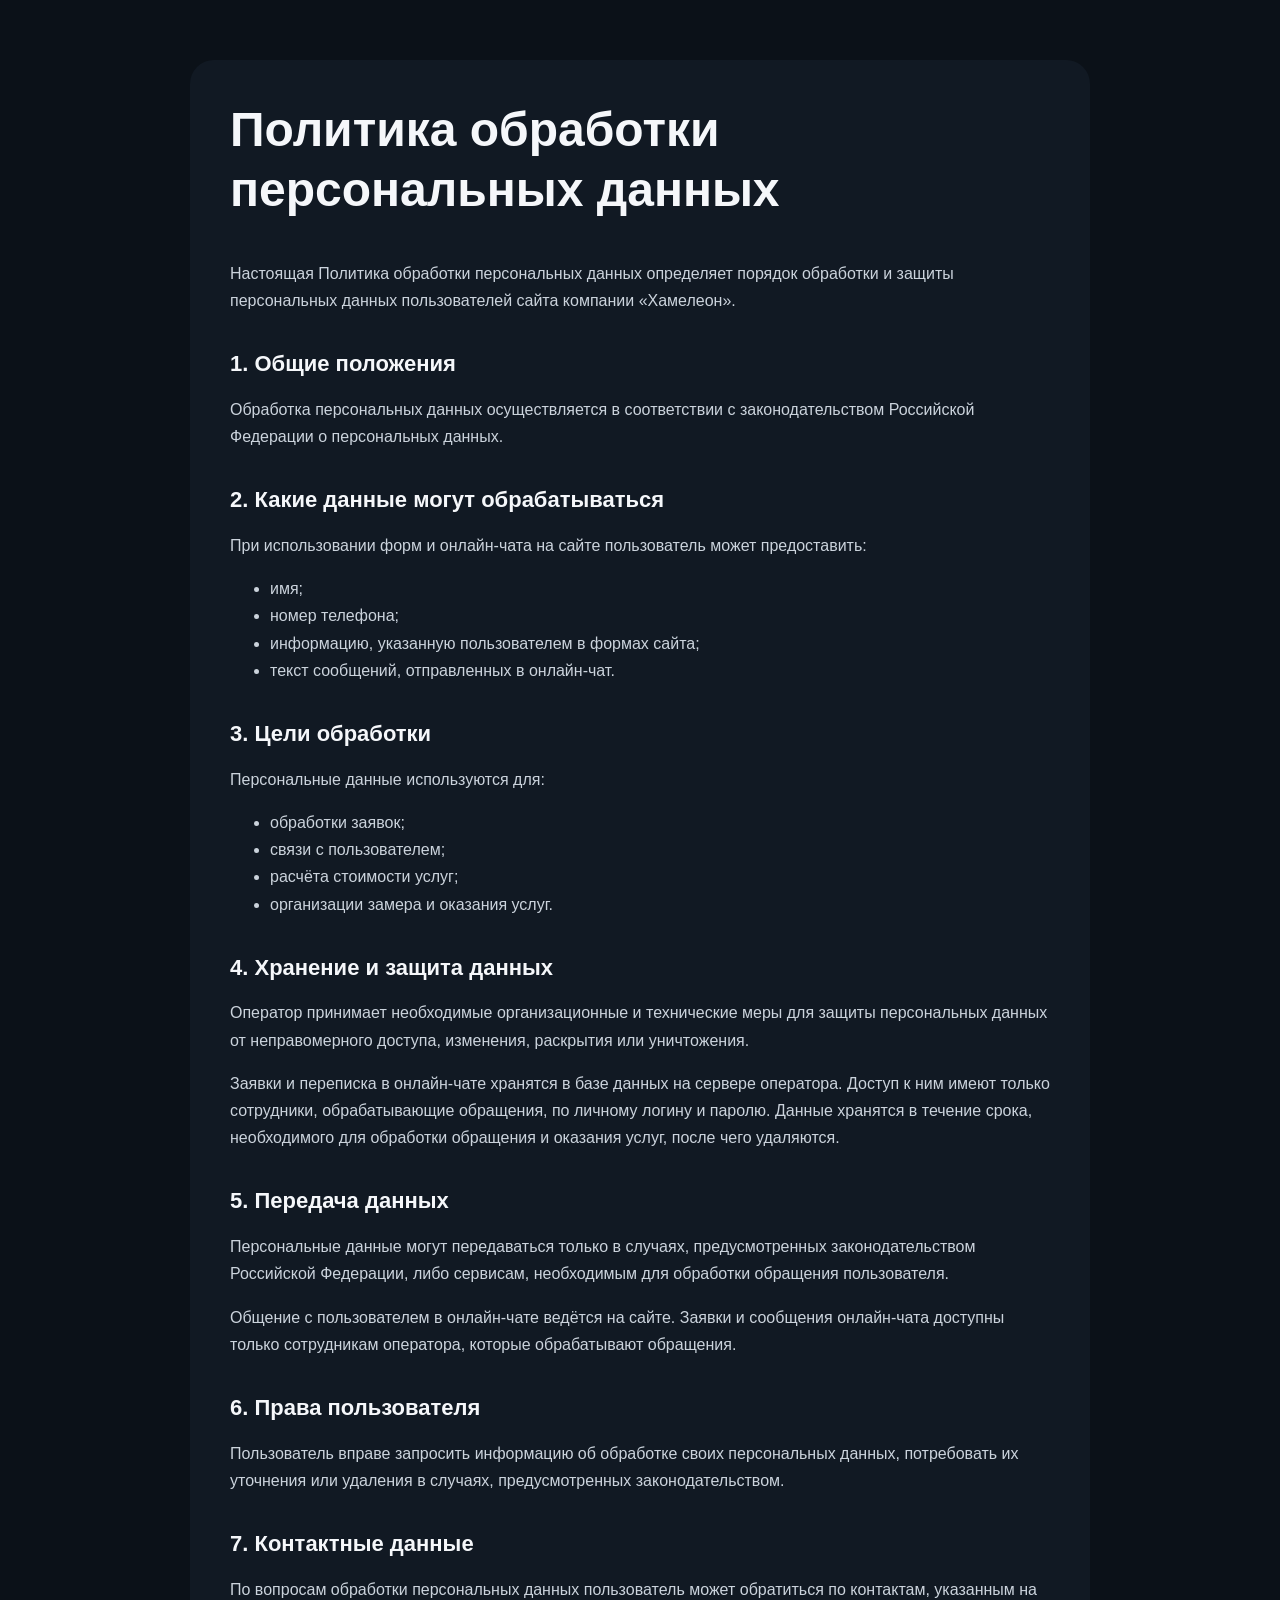
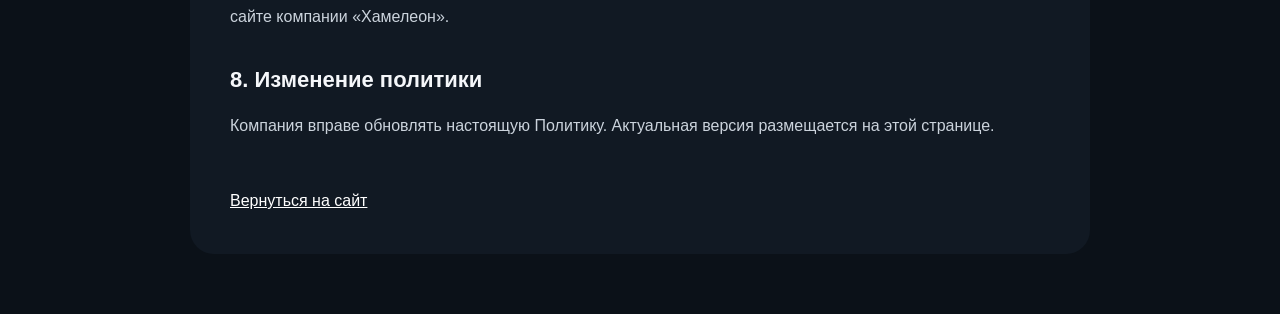
<file: public/privacy.html>
<!doctype html>
<html lang="ru">
  <head>
    <meta charset="UTF-8" />
    <meta name="viewport" content="width=device-width, initial-scale=1.0" />

    <title>Политика обработки персональных данных | Хамелеон</title>

    <meta name="robots" content="noindex, follow" />

    <style>
      * {
        box-sizing: border-box;
      }

      body {
        margin: 0;
        font-family: Arial, sans-serif;
        background: #0b1118;
        color: #f5f7fa;
        line-height: 1.7;
      }

      .privacy {
        width: min(100% - 32px, 900px);
        margin: 0 auto;
        padding: 60px 0;
      }

      .privacy__content {
        padding: 40px;
        background: #111923;
        border-radius: 24px;
      }

      h1,
      h2 {
        line-height: 1.25;
      }

      h1 {
        margin-top: 0;
        font-size: clamp(28px, 5vw, 48px);
      }

      h2 {
        margin-top: 36px;
        font-size: 22px;
      }

      p,
      li {
        color: #cbd3dc;
      }

      a {
        color: #ffffff;
      }

      .privacy__back {
        display: inline-block;
        margin-top: 32px;
      }

      @media (max-width: 600px) {
        .privacy {
          padding: 24px 0;
        }

        .privacy__content {
          padding: 24px;
          border-radius: 18px;
        }
      }
    </style>
  </head>

  <body>
    <main class="privacy">
      <article class="privacy__content">
        <h1>Политика обработки персональных данных</h1>

        <p>
          Настоящая Политика обработки персональных данных определяет порядок
          обработки и защиты персональных данных пользователей сайта компании
          «Хамелеон».
        </p>

        <h2>1. Общие положения</h2>

        <p>
          Обработка персональных данных осуществляется в соответствии с
          законодательством Российской Федерации о персональных данных.
        </p>

        <h2>2. Какие данные могут обрабатываться</h2>

        <p>При использовании форм и онлайн-чата на сайте пользователь может предоставить:</p>

        <ul>
          <li>имя;</li>
          <li>номер телефона;</li>
          <li>информацию, указанную пользователем в формах сайта;</li>
          <li>текст сообщений, отправленных в онлайн-чат.</li>
        </ul>

        <h2>3. Цели обработки</h2>

        <p>Персональные данные используются для:</p>

        <ul>
          <li>обработки заявок;</li>
          <li>связи с пользователем;</li>
          <li>расчёта стоимости услуг;</li>
          <li>организации замера и оказания услуг.</li>
        </ul>

        <h2>4. Хранение и защита данных</h2>

        <p>
          Оператор принимает необходимые организационные и технические меры
          для защиты персональных данных от неправомерного доступа, изменения,
          раскрытия или уничтожения.
        </p>

        <p>
          Заявки и переписка в онлайн-чате хранятся в базе данных на сервере
          оператора. Доступ к ним имеют только сотрудники, обрабатывающие
          обращения, по личному логину и паролю. Данные хранятся в течение
          срока, необходимого для обработки обращения и оказания услуг,
          после чего удаляются.
        </p>

        <h2>5. Передача данных</h2>

        <p>
          Персональные данные могут передаваться только в случаях,
          предусмотренных законодательством Российской Федерации, либо
          сервисам, необходимым для обработки обращения пользователя.
        </p>

        <p>
          Общение с пользователем в онлайн-чате ведётся на сайте. Заявки и
          сообщения онлайн-чата доступны только сотрудникам оператора,
          которые обрабатывают обращения.
        </p>

        <h2>6. Права пользователя</h2>

        <p>
          Пользователь вправе запросить информацию об обработке своих
          персональных данных, потребовать их уточнения или удаления в случаях,
          предусмотренных законодательством.
        </p>

        <h2>7. Контактные данные</h2>

        <p>
          По вопросам обработки персональных данных пользователь может
          обратиться по контактам, указанным на сайте компании «Хамелеон».
        </p>

        <h2>8. Изменение политики</h2>

        <p>
          Компания вправе обновлять настоящую Политику. Актуальная версия
          размещается на этой странице.
        </p>

        <a class="privacy__back" href="/">Вернуться на сайт</a>
      </article>
    </main>
  </body>
</html>
</file>
